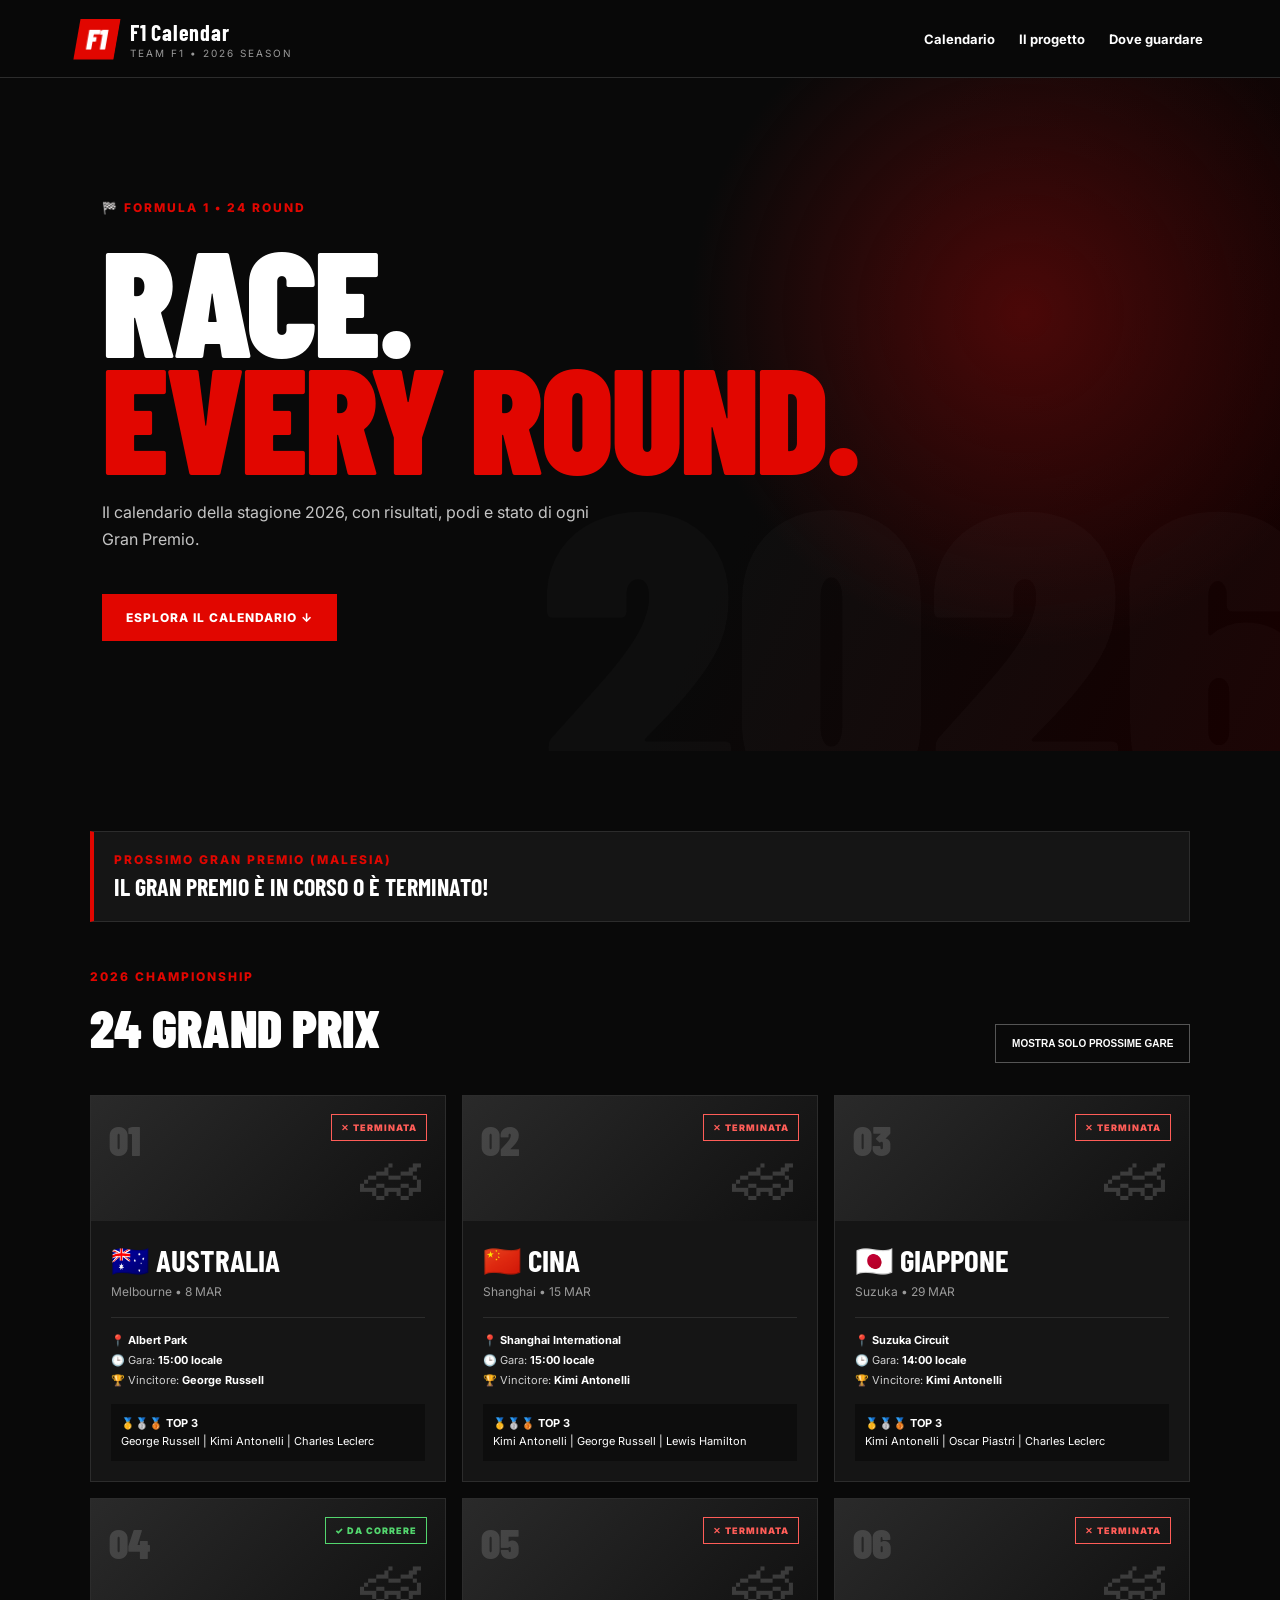
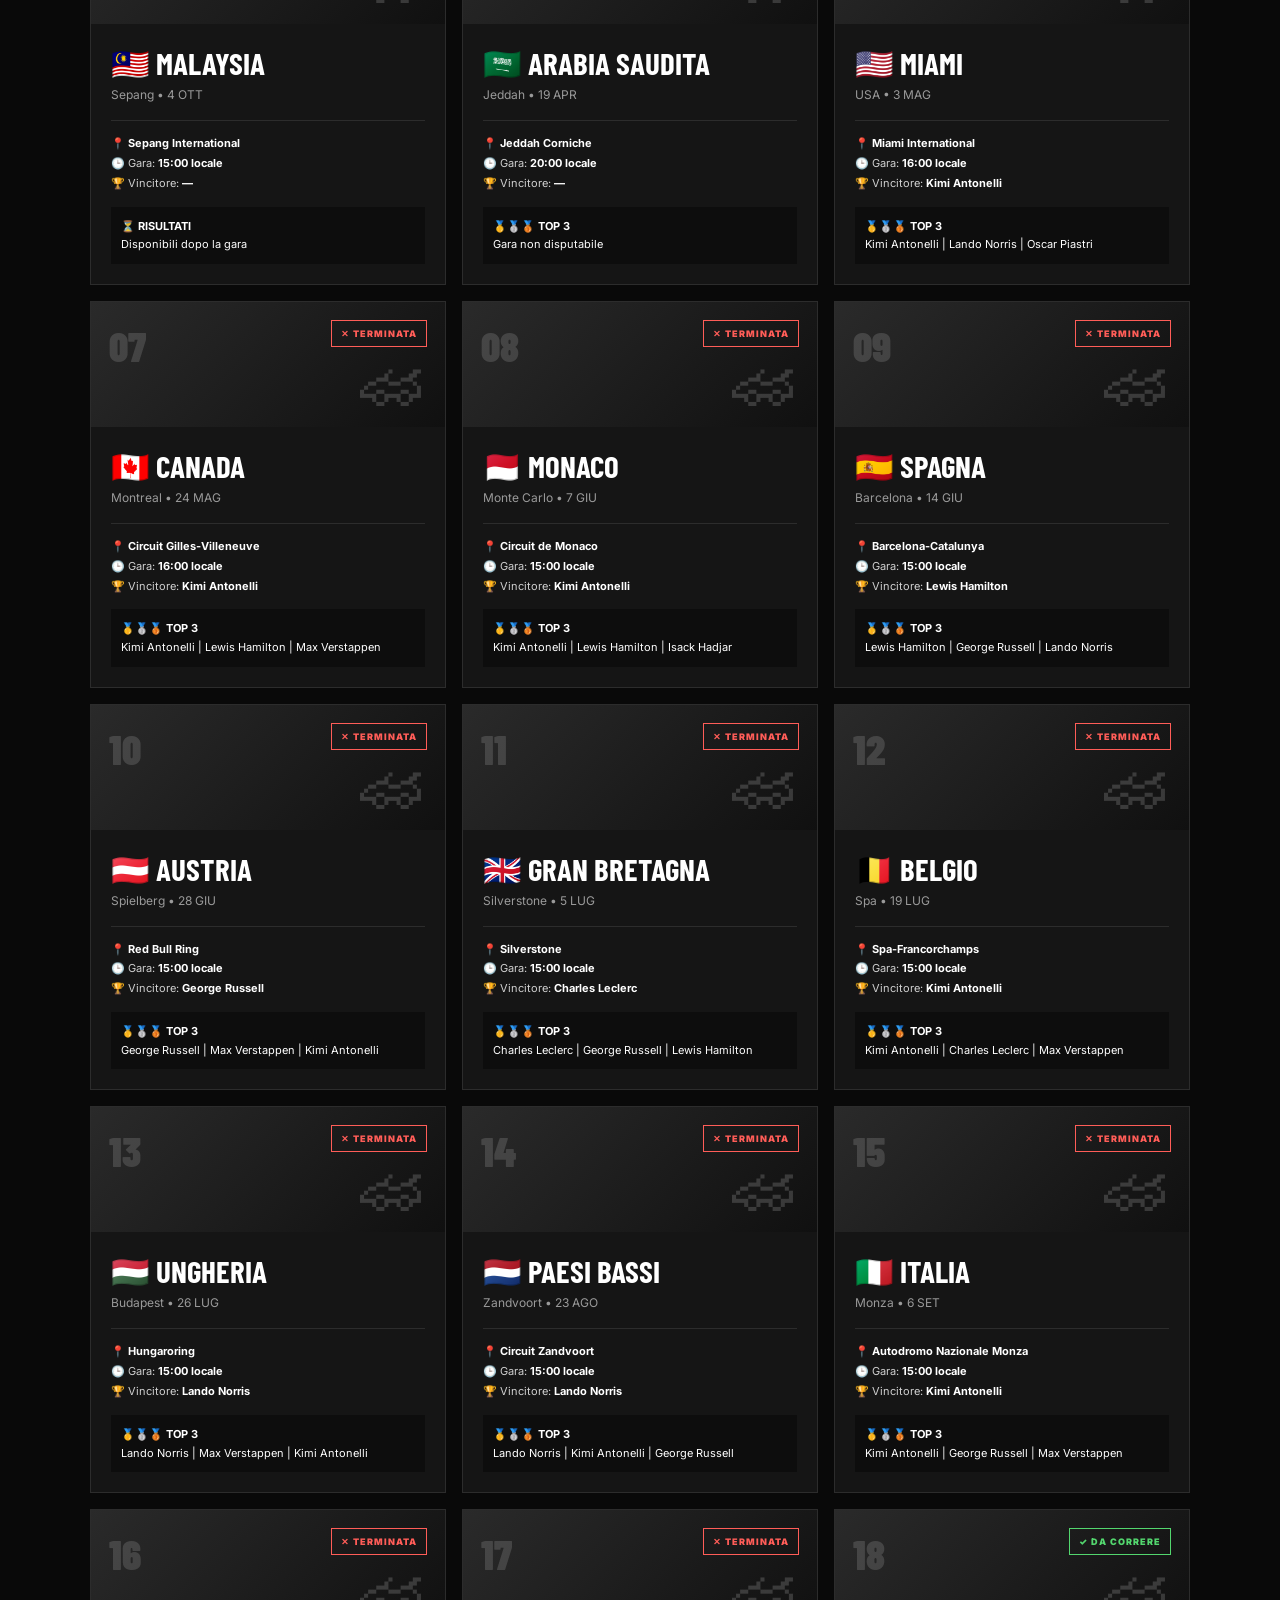
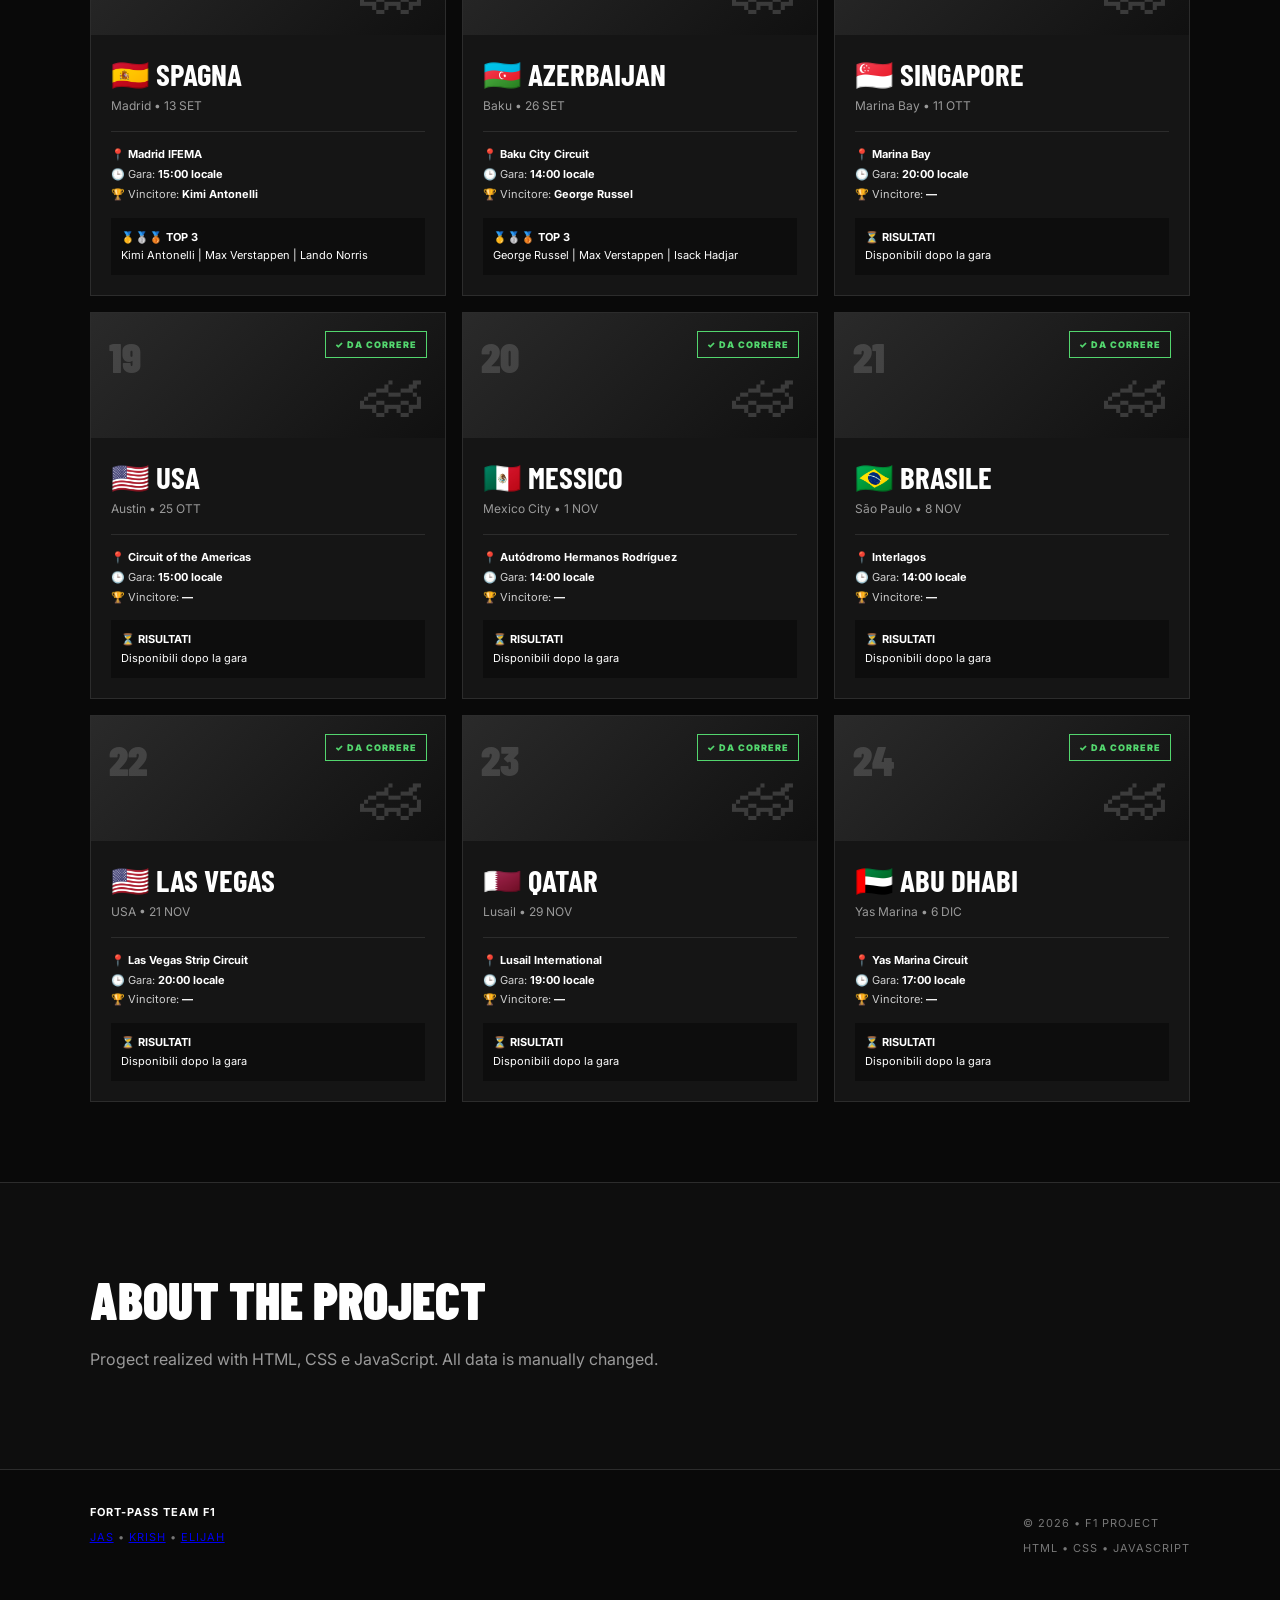
<file: index.html>
<!DOCTYPE html>
<html lang="it">
<head>
    <meta charset="UTF-8">
    <meta name="viewport" content="width=device-width, initial-scale=1.0">
    <title>F1 Calendar</title>
    <link rel="stylesheet" href="style.css">
</head>
<body>
    <header>
        <div class="brand">
            <span class="mark">F1</span>
            <div>
                <b>F1 Calendar</b>
                <small>TEAM F1 • 2026 SEASON</small>
            </div>
        </div>
        <nav>
            <a href="#calendar">Calendario</a>
            <a href="#about">Il progetto</a>
            <a href="watch.html">Dove guardare</a>
        </nav>
    </header>

    <section class="hero">
        <p class="eyebrow">🏁 FORMULA 1 • 24 ROUND</p>
        <h1>RACE.<br><span>EVERY ROUND.</span></h1>
        <p>Il calendario della stagione 2026, con risultati, podi e stato di ogni Gran Premio.</p>
        <a class="btn" href="#calendar">ESPLORA IL CALENDARIO ↓</a>
    </section>

    <main id="calendar">
        <div class="section-head">
            <div>
                <p class="eyebrow">2026 CHAMPIONSHIP</p>
                <h2>24 GRAND PRIX</h2>
            </div>
            <button id="filter">MOSTRA SOLO PROSSIME GARE</button>
        </div>
        <div id="races" class="grid"></div>
    </main>

    <section id="about" class="about">
        <h2>ABOUT THE PROJECT</h2>
        <p>Progect realized with HTML, CSS e JavaScript. All data is manually changed.</p>
    </section>

    <footer>
        <div>
            <b>FORT-PASS TEAM F1</b>
            <p><a href="https://github.com/pr0diSecret007">JAS</a> • <a href="https://github.com/KrishSingh08">KRISH</a> • <a href="https://github.com/CarbonFiba">ELIJAH</a></p>
        </div>
        <div>
            <p>© 2026 • F1 PROJECT</p>
            <p>HTML • CSS • JAVASCRIPT</p>
        </div>
    </footer>

    <script src="script.js"></script>
</body>
</html>
</file>
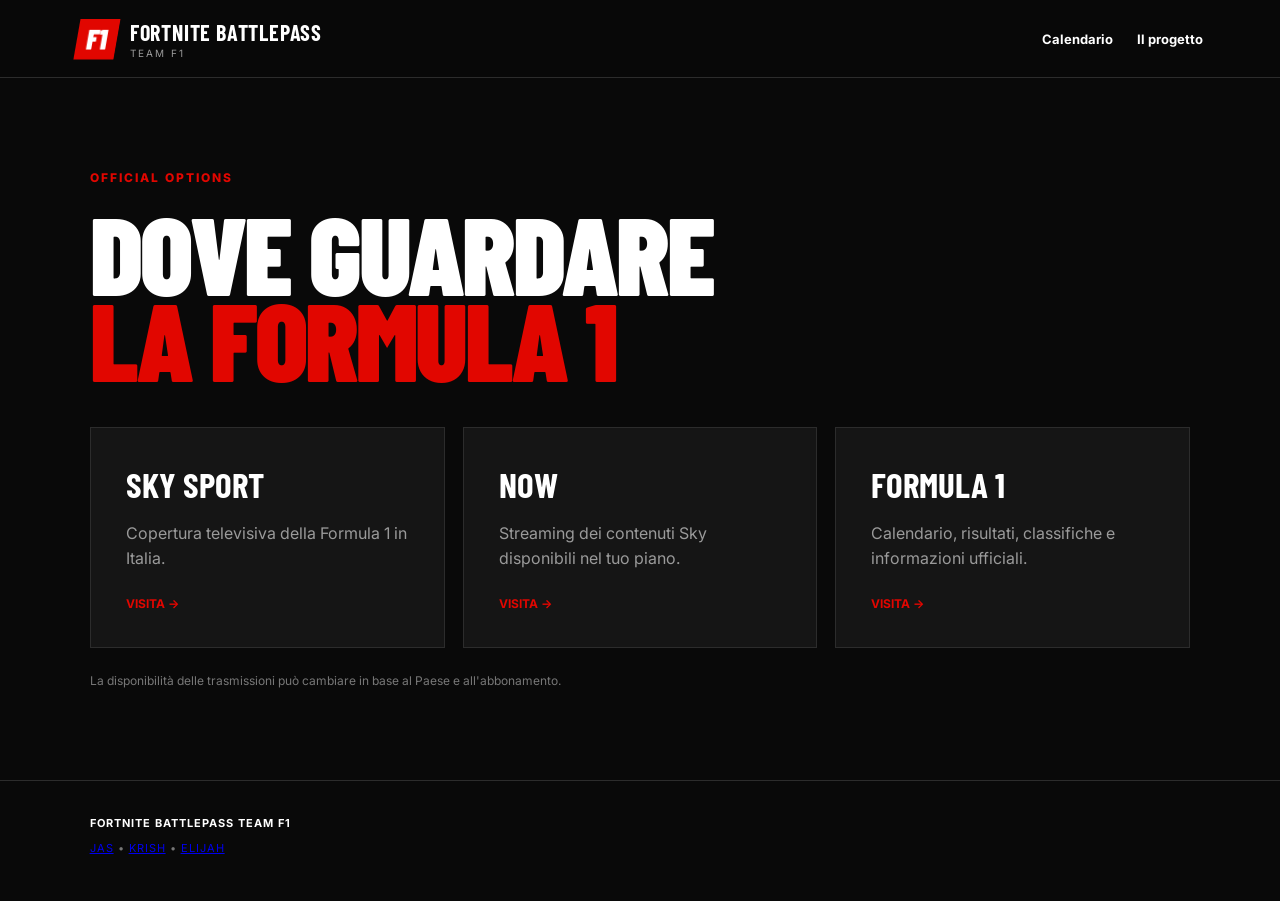
<file: watch.html>
<!DOCTYPE html>
<html lang="it">
<head>
    <meta charset="UTF-8">
    <meta name="viewport" content="width=device-width, initial-scale=1.0">
    <title>Dove guardare F1</title>
    <link rel="stylesheet" href="style.css">
</head>
<body>
    <header>
        <div class="brand">
            <span class="mark">F1</span>
            <div>
                <b>FORTNITE BATTLEPASS</b>
                <small>TEAM F1</small>
            </div>
        </div>
        <nav>
            <a href="index.html">Calendario</a>
            <a href="index.html#about">Il progetto</a>
        </nav>
    </header>

    <main class="watch">
        <p class="eyebrow">OFFICIAL OPTIONS</p>
        <h1>DOVE GUARDARE<br><span>LA FORMULA 1</span></h1>
        
        <div class="watch-grid">
            <a class="watch-card" href="https://www.sky.it/tv/sky-sport/formula-1" target="_blank">
                <h2>SKY SPORT</h2>
                <p>Copertura televisiva della Formula 1 in Italia.</p>
                <strong>VISITA →</strong>
            </a>
            
            <a class="watch-card" href="https://www.nowtv.it/" target="_blank">
                <h2>NOW</h2>
                <p>Streaming dei contenuti Sky disponibili nel tuo piano.</p>
                <strong>VISITA →</strong>
            </a>
            
            <a class="watch-card" href="https://www.formula1.com/" target="_blank">
                <h2>FORMULA 1</h2>
                <p>Calendario, risultati, classifiche e informazioni ufficiali.</p>
                <strong>VISITA →</strong>
            </a>
        </div>
        
        <p class="note">La disponibilità delle trasmissioni può cambiare in base al Paese e all'abbonamento.</p>
    </main>

    <footer>
        <div>
            <b>FORTNITE BATTLEPASS TEAM F1</b>
            <p><a href="https://github.com/pr0diSecret007">JAS</a> • <a href="https://github.com/KrishSingh08">KRISH</a> • <a href="https://github.com/CarbonFiba">ELIJAH</a></p>
        </div>
    </footer>
</body>
</html>
</file>
<file: style.css>
@import url('https://fonts.googleapis.com/css2?family=Barlow+Condensed:wght@400;600;700;800;900&family=Inter:wght@400;600;700&display=swap');

:root {
    --red: #e10600;
    --bg: #090909;
    --card: #151515;
    --line: #2c2c2c;
    --muted: #9a9a9a;
}

* {
    box-sizing: border-box;
}

html {
    scroll-behavior: smooth;
}

body {
    margin: 0;
    background: var(--bg);
    color: #fff;
    font-family: Inter, Arial, sans-serif;
}

header {
    height: 78px;
    border-bottom: 1px solid var(--line);
    display: flex;
    align-items: center;
    justify-content: space-between;
    padding: 0 6%;
    position: sticky;
    top: 0;
    background: #090909ed;
    backdrop-filter: blur(12px);
    z-index: 10;
}

.brand {
    display: flex;
    align-items: center;
    gap: 13px;
}

.brand b {
    font-family: 'Barlow Condensed';
    font-size: 22px;
    letter-spacing: .8px;
}

.brand small {
    display: block;
    color: var(--muted);
    font-size: 10px;
    letter-spacing: 2px;
    margin-top: 2px;
}

.mark {
    background: var(--red);
    font-family: 'Barlow Condensed';
    font-size: 28px;
    font-weight: 900;
    padding: 3px 10px;
    transform: skew(-10deg);
}

nav {
    display: flex;
    gap: 24px;
}

nav a {
    color: #fff;
    text-decoration: none;
    font-weight: 700;
    font-size: 13px;
}

nav a:hover {
    color: var(--red);
}

.hero {
    min-height: 590px;
    padding: 110px 8%;
    background: radial-gradient(circle at 80% 35%, #4b0808 0, transparent 30%), linear-gradient(115deg, #090909 60%, #170000);
    position: relative;
    overflow: hidden;
}

.hero:after {
    content: '2026';
    position: absolute;
    right: -35px;
    bottom: -100px;
    font-family: 'Barlow Condensed';
    font-size: 420px;
    font-weight: 900;
    color: #ffffff05;
    line-height: 1;
}

.eyebrow {
    color: var(--red);
    font-weight: 800;
    letter-spacing: 2px;
    font-size: 12px;
}

.hero h1,
.watch h1 {
    font-family: 'Barlow Condensed';
    font-size: clamp(70px, 12vw, 150px);
    line-height: .78;
    margin: 25px 0;
    font-weight: 900;
    letter-spacing: -3px;
    position: relative;
}

.hero h1 span,
.watch h1 span {
    color: var(--red);
}

.hero > p:not(.eyebrow) {
    max-width: 520px;
    color: #c5c5c5;
    line-height: 1.7;
}

.btn {
    display: inline-block;
    margin-top: 25px;
    background: var(--red);
    padding: 16px 24px;
    color: #fff;
    text-decoration: none;
    font-size: 12px;
    font-weight: 800;
    letter-spacing: 1px;
}

main {
    padding: 80px 7%;
}

.section-head {
    display: flex;
    align-items: end;
    justify-content: space-between;
    margin-bottom: 32px;
}

.section-head h2,
.about h2 {
    font-family: 'Barlow Condensed';
    font-size: 52px;
    margin: 5px 0;
    font-weight: 900;
}

.section-head button {
    background: transparent;
    color: #fff;
    border: 1px solid #555;
    padding: 13px 16px;
    font-size: 10px;
    font-weight: 800;
    cursor: pointer;
}

.section-head button:hover {
    border-color: var(--red);
    color: var(--red);
}

.grid {
    display: grid;
    grid-template-columns: repeat(auto-fit, minmax(285px, 1fr));
    gap: 16px;
}

.race {
    background: var(--card);
    border: 1px solid var(--line);
    min-height: 350px;
    position: relative;
    overflow: hidden;
    transition: .25s;
}

.race:hover {
    transform: translateY(-6px);
    border-color: #555;
}

.track {
    height: 125px;
    padding: 18px;
    display: flex;
    align-items: flex-start;
    justify-content: space-between;
    background: linear-gradient(135deg, #2a2a2a, #101010);
    position: relative;
}

.track:after {
    content: '🏎';
    font-size: 65px;
    opacity: .16;
    position: absolute;
    right: 20px;
    bottom: 5px;
}

.round {
    font-family: 'Barlow Condensed';
    font-size: 42px;
    font-weight: 900;
    color: #ffffff25;
}

.status {
    font-size: 9px;
    font-weight: 900;
    letter-spacing: 1px;
    padding: 7px 9px;
    border: 1px solid;
}

.done {
    color: #ff5d58;
}

.upcoming {
    color: #53d66e;
}

.race-body {
    padding: 20px;
}

.race h3 {
    font-family: 'Barlow Condensed';
    font-size: 31px;
    margin: 0 0 4px;
}

.place {
    color: var(--muted);
    font-size: 12px;
    margin-bottom: 18px;
}

.meta {
    border-top: 1px solid var(--line);
    padding-top: 13px;
    font-size: 11px;
    line-height: 1.8;
    color: #d0d0d0;
}

.meta b {
    color: #fff;
}

.podium {
    margin-top: 13px;
    background: #0d0d0d;
    padding: 10px;
    font-size: 11px;
    line-height: 1.7;
}

.about {
    padding: 80px 7%;
    border-top: 1px solid var(--line);
    background: #0e0e0e;
}

.about p {
    color: var(--muted);
    max-width: 650px;
    line-height: 1.7;
}

footer {
    border-top: 1px solid var(--line);
    padding: 35px 7%;
    display: flex;
    justify-content: space-between;
    color: #777;
    font-size: 11px;
    letter-spacing: 1px;
}

footer b {
    color: #fff;
}

.watch {
    min-height: 75vh;
}

.watch h1 {
    font-size: clamp(55px, 9vw, 110px);
}

.watch-grid {
    display: grid;
    grid-template-columns: repeat(3, 1fr);
    gap: 18px;
    margin-top: 45px;
}

.watch-card {
    background: var(--card);
    border: 1px solid var(--line);
    padding: 35px;
    text-decoration: none;
    color: #fff;
    transition: .2s;
}

.watch-card:hover {
    border-color: var(--red);
    transform: translateY(-5px);
}

.watch-card h2 {
    font-family: 'Barlow Condensed';
    font-size: 35px;
    margin: 0;
}

.watch-card p {
    color: var(--muted);
    line-height: 1.6;
    min-height: 55px;
}

.watch-card strong {
    color: var(--red);
    font-size: 12px;
}

.note {
    color: #777;
    margin-top: 25px;
    font-size: 12px;
}

@media(max-width: 700px) {
    header {
        padding: 0 5%;
        height: auto;
        min-height: 72px;
    }
    nav {
        gap: 12px;
    }
    nav a {
        font-size: 10px;
    }
    .hero {
        padding: 90px 7%;
        min-height: 520px;
    }
    .section-head {
        align-items: start;
        gap: 20px;
        flex-direction: column;
    }
    .watch-grid {
        grid-template-columns: 1fr;
    }
    footer {
        flex-direction: column;
        gap: 20px;
    }
}
</file>
